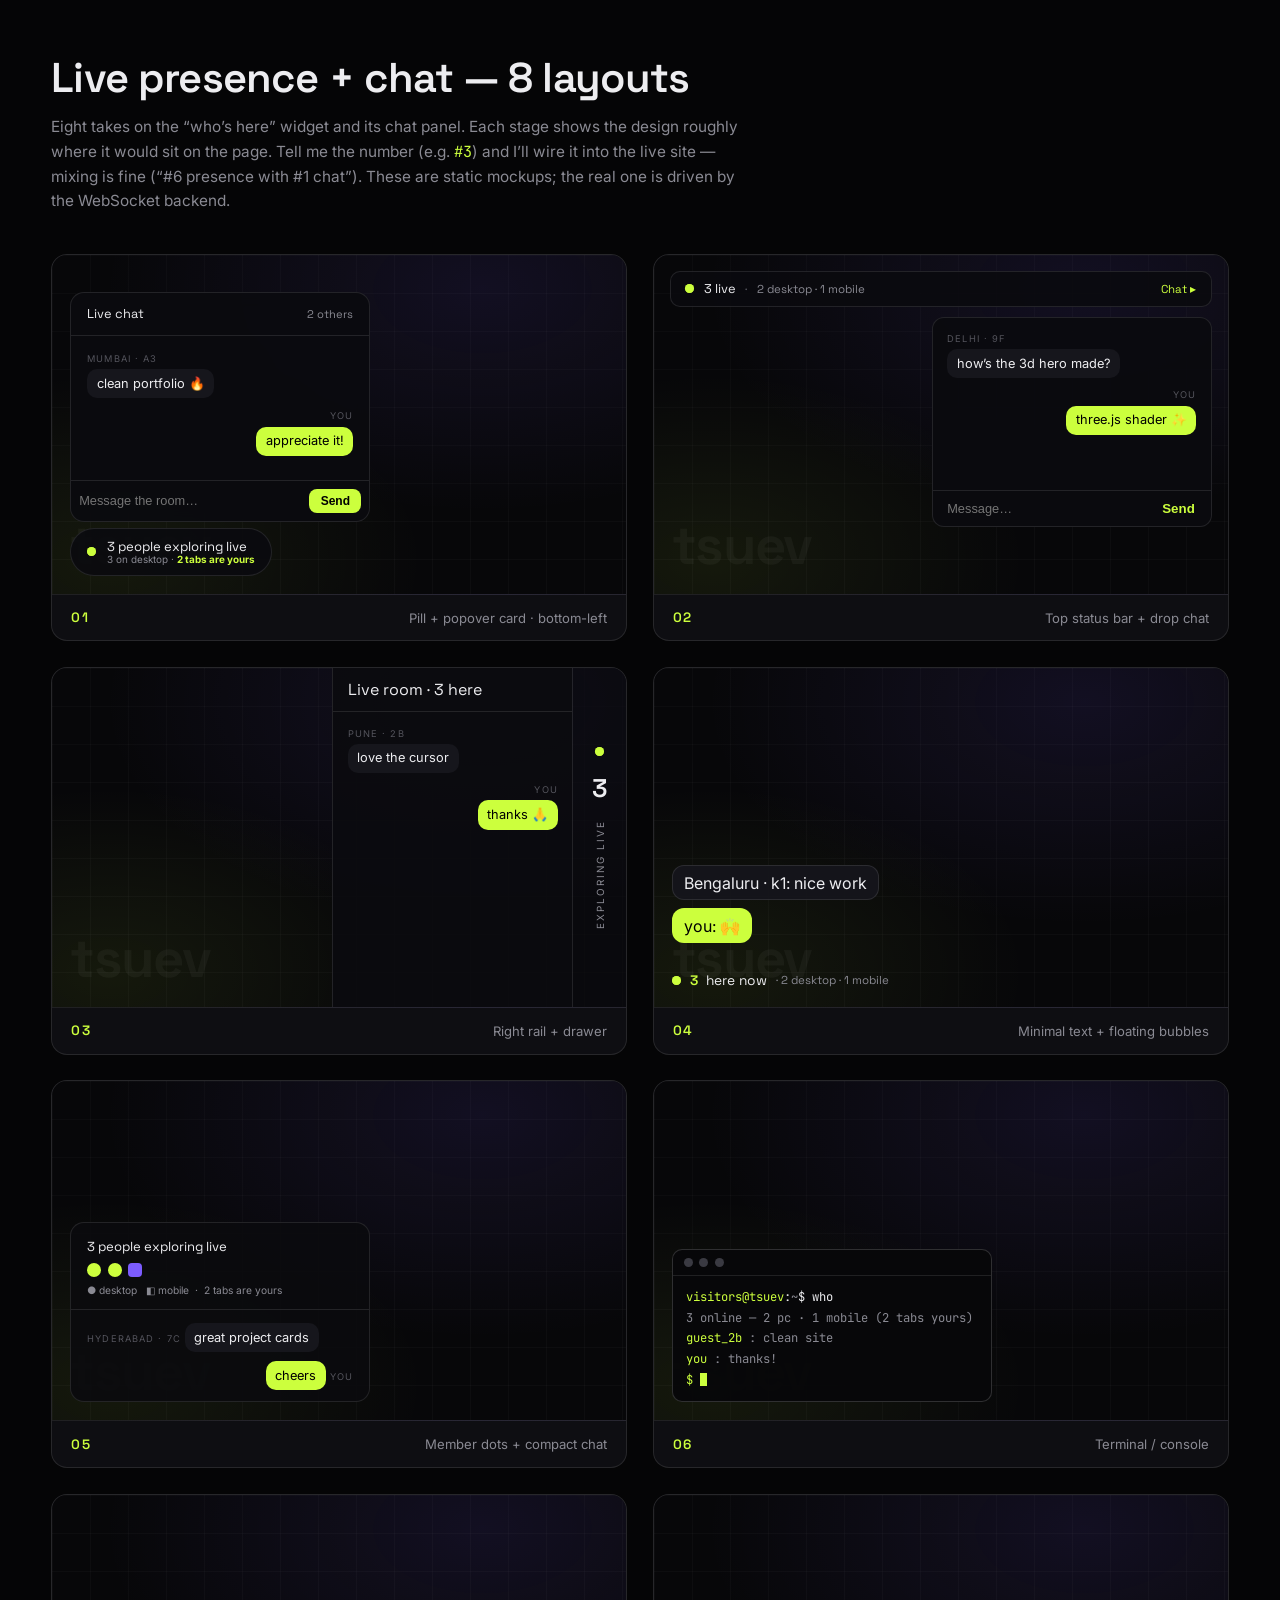
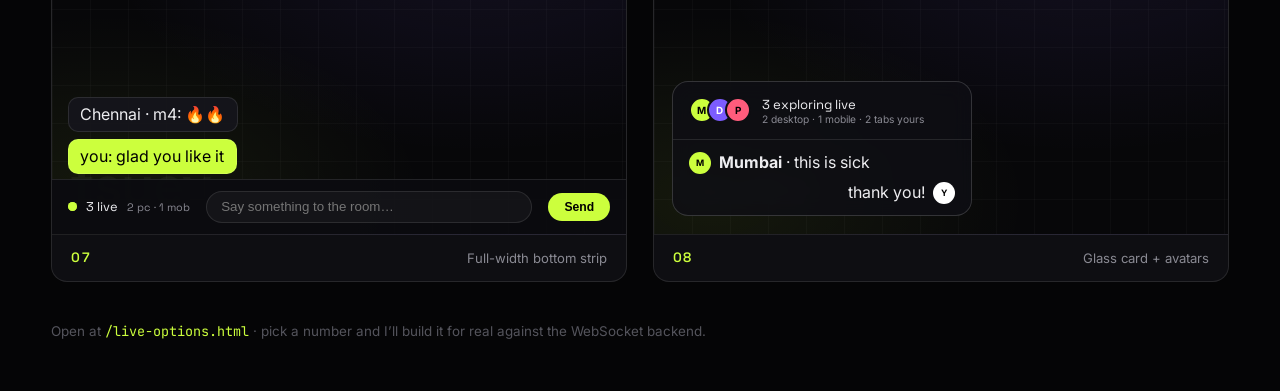
<file: out/live-options.html>
<!DOCTYPE html>
<html lang="en">

<head>
  <meta charset="UTF-8" />
  <meta name="viewport" content="width=device-width, initial-scale=1.0" />
  <title>Live Presence + Chat — Layout Options</title>
  <link rel="preconnect" href="https://fonts.googleapis.com" />
  <link rel="preconnect" href="https://fonts.gstatic.com" crossorigin />
  <link
    href="https://fonts.googleapis.com/css2?family=Space+Grotesk:wght@300;400;500;600;700&family=Inter:wght@300;400;500;600&family=JetBrains+Mono:wght@400;500;700&display=swap"
    rel="stylesheet" />
  <style>
    :root {
      --bg: #070709;
      --bg2: #0b0b0f;
      --bg3: #0e0e12;
      --surface: #16161c;
      --line: rgba(255, 255, 255, .10);
      --line2: rgba(255, 255, 255, .16);
      --text: #ededf0;
      --muted: #8a8a93;
      --faint: #54545c;
      --accent: #ccff3d;
      --violet: #7c5cff;
      --fd: 'Space Grotesk', sans-serif;
      --fb: 'Inter', sans-serif;
      --fm: 'JetBrains Mono', monospace;
    }

    * {
      margin: 0;
      padding: 0;
      box-sizing: border-box
    }

    body {
      background: #050506;
      color: var(--text);
      font-family: var(--fb);
      padding: clamp(1.25rem, 4vw, 3.5rem)
    }

    .head {
      max-width: 70ch;
      margin-bottom: 2.5rem
    }

    .head h1 {
      font-family: var(--fd);
      font-weight: 600;
      font-size: clamp(1.6rem, 4vw, 2.6rem);
      letter-spacing: -.02em
    }

    .head p {
      color: var(--muted);
      margin-top: .7rem;
      line-height: 1.6;
      font-size: .96rem
    }

    .head code {
      font-family: var(--fm);
      color: var(--accent)
    }

    .grid {
      display: grid;
      grid-template-columns: repeat(auto-fill, minmax(380px, 1fr));
      gap: 1.6rem
    }

    @media(max-width:460px) {
      .grid {
        grid-template-columns: 1fr
      }
    }

    .cell {
      border: 1px solid var(--line);
      border-radius: 16px;
      overflow: hidden;
      background: var(--bg3)
    }

    .stage {
      position: relative;
      height: 340px;
      overflow: hidden;
      background:
        radial-gradient(120% 120% at 75% 10%, rgba(124, 92, 255, .10), transparent 55%),
        radial-gradient(100% 100% at 10% 90%, rgba(204, 255, 61, .07), transparent 55%),
        var(--bg);
      border-bottom: 1px solid var(--line);
    }

    .stage::before {
      content: "";
      position: absolute;
      inset: 0;
      background-image: linear-gradient(var(--line) 1px, transparent 1px), linear-gradient(90deg, var(--line) 1px, transparent 1px);
      background-size: 38px 38px;
      opacity: .25
    }

    .ghosttext {
      position: absolute;
      left: 18px;
      bottom: 14px;
      font-family: var(--fd);
      font-weight: 700;
      font-size: 3.4rem;
      color: rgba(255, 255, 255, .04);
      letter-spacing: -.03em;
      pointer-events: none
    }

    .cap {
      display: flex;
      align-items: center;
      justify-content: space-between;
      padding: .9rem 1.2rem
    }

    .cap .n {
      font-family: var(--fd);
      font-weight: 600;
      color: var(--accent);
      font-size: .85rem;
      letter-spacing: .1em
    }

    .cap .t {
      color: var(--muted);
      font-size: .82rem;
      text-align: right
    }

    /* live dot */
    .dot {
      position: relative;
      display: inline-flex;
      width: 9px;
      height: 9px
    }

    .dot i {
      position: absolute;
      inset: 0;
      border-radius: 50%;
      background: var(--accent)
    }

    .dot i:first-child {
      animation: ping 1.6s cubic-bezier(0, 0, .2, 1) infinite;
      opacity: .7
    }

    @keyframes ping {

      75%,
      100% {
        transform: scale(2.2);
        opacity: 0
      }
    }

    .mono {
      font-family: var(--fm)
    }

    .fd {
      font-family: var(--fd)
    }

    /* ============ shared chat bits ============ */
    .msg {
      font-size: .8rem;
      line-height: 1.4
    }

    .msg .who {
      font-size: .58rem;
      text-transform: uppercase;
      letter-spacing: .12em;
      color: var(--faint)
    }

    .bub {
      display: inline-block;
      border-radius: 10px;
      padding: .35rem .6rem;
      margin-top: .15rem;
      background: var(--surface)
    }

    .bub.me {
      background: var(--accent);
      color: #000
    }

    /* =====================================================
       V1 — Pill + popover card  (bottom-left)
       ===================================================== */
    .v1-pop {
      position: absolute;
      left: 18px;
      bottom: 72px;
      width: 300px;
      height: 230px;
      display: flex;
      flex-direction: column;
      background: rgba(11, 11, 15, .95);
      border: 1px solid var(--line);
      border-radius: 14px;
      backdrop-filter: blur(8px)
    }

    .v1-pop .h {
      display: flex;
      justify-content: space-between;
      align-items: center;
      padding: .8rem 1rem;
      border-bottom: 1px solid var(--line);
      font-family: var(--fd);
      font-size: .8rem
    }

    .v1-pop .b {
      flex: 1;
      padding: .8rem 1rem;
      display: flex;
      flex-direction: column;
      gap: .5rem;
      overflow: hidden
    }

    .v1-pop .f {
      display: flex;
      gap: .5rem;
      padding: .5rem;
      border-top: 1px solid var(--line)
    }

    .v1-pop .f input {
      flex: 1;
      background: transparent;
      border: 0;
      color: var(--text);
      font-size: .8rem;
      outline: none
    }

    .v1-pop .f button {
      background: var(--accent);
      color: #000;
      border: 0;
      border-radius: 8px;
      padding: .3rem .7rem;
      font-weight: 600;
      font-size: .75rem
    }

    .v1-pill {
      position: absolute;
      left: 18px;
      bottom: 18px;
      display: flex;
      align-items: center;
      gap: .7rem;
      background: rgba(11, 11, 15, .9);
      border: 1px solid var(--line);
      border-radius: 100px;
      padding: .6rem 1rem
    }

    .v1-pill .col {
      display: flex;
      flex-direction: column;
      line-height: 1.15
    }

    .v1-pill .a {
      font-family: var(--fd);
      font-size: .82rem
    }

    .v1-pill .s {
      font-size: .62rem;
      color: var(--muted)
    }

    /* =====================================================
       V2 — Top status bar + slide-down chat
       ===================================================== */
    .v2-bar {
      position: absolute;
      top: 16px;
      left: 16px;
      right: 16px;
      display: flex;
      align-items: center;
      justify-content: space-between;
      background: rgba(11, 11, 15, .9);
      border: 1px solid var(--line);
      border-radius: 10px;
      padding: .55rem .9rem
    }

    .v2-bar .l {
      display: flex;
      align-items: center;
      gap: .6rem;
      font-family: var(--fd);
      font-size: .8rem
    }

    .v2-bar .sep {
      color: var(--faint)
    }

    .v2-bar .chip {
      font-size: .72rem;
      color: var(--muted)
    }

    .v2-bar .btn {
      font-size: .72rem;
      color: var(--accent);
      font-family: var(--fd)
    }

    .v2-chat {
      position: absolute;
      top: 62px;
      right: 16px;
      width: 280px;
      height: 210px;
      background: rgba(11, 11, 15, .96);
      border: 1px solid var(--line);
      border-radius: 12px;
      display: flex;
      flex-direction: column;
      overflow: hidden
    }

    .v2-chat .b {
      flex: 1;
      padding: .7rem .9rem;
      display: flex;
      flex-direction: column;
      gap: .45rem
    }

    .v2-chat .f {
      display: flex;
      border-top: 1px solid var(--line)
    }

    .v2-chat .f input {
      flex: 1;
      background: transparent;
      border: 0;
      color: var(--text);
      padding: .6rem .9rem;
      font-size: .8rem;
      outline: none
    }

    .v2-chat .f button {
      background: transparent;
      border: 0;
      color: var(--accent);
      font-weight: 600;
      padding: 0 1rem;
      font-size: .85
    }

    /* =====================================================
       V3 — Right vertical rail + full-height drawer
       ===================================================== */
    .v3-rail {
      position: absolute;
      right: 0;
      top: 0;
      bottom: 0;
      width: 54px;
      display: flex;
      flex-direction: column;
      align-items: center;
      justify-content: center;
      gap: 1rem;
      border-left: 1px solid var(--line);
      background: rgba(11, 11, 15, .7)
    }

    .v3-rail .cnt {
      font-family: var(--fd);
      font-size: 1.6rem;
      font-weight: 600
    }

    .v3-rail .vert {
      writing-mode: vertical-rl;
      transform: rotate(180deg);
      font-size: .62rem;
      letter-spacing: .2em;
      text-transform: uppercase;
      color: var(--muted)
    }

    .v3-draw {
      position: absolute;
      right: 54px;
      top: 0;
      bottom: 0;
      width: 240px;
      background: rgba(11, 11, 15, .96);
      border-left: 1px solid var(--line);
      display: flex;
      flex-direction: column
    }

    .v3-draw .h {
      padding: .7rem .9rem;
      border-bottom: 1px solid var(--line);
      font-family: var(--fd);
      font-size: .85
    }

    .v3-draw .b {
      flex: 1;
      padding: .7rem .9rem;
      display: flex;
      flex-direction: column;
      gap: .45rem
    }

    /* =====================================================
       V4 — Minimal text + inline floating bubbles
       ===================================================== */
    .v4-line {
      position: absolute;
      left: 18px;
      bottom: 18px;
      font-family: var(--fd);
      font-size: .86rem;
      display: flex;
      align-items: center;
      gap: .55rem
    }

    .v4-line b {
      color: var(--accent);
      font-weight: 600
    }

    .v4-line .s {
      color: var(--muted);
      font-size: .72rem
    }

    .v4-bubbles {
      position: absolute;
      left: 18px;
      bottom: 64px;
      display: flex;
      flex-direction: column;
      gap: .5rem;
      max-width: 260px
    }

    .v4-bubbles .b {
      background: rgba(22, 22, 28, .9);
      border: 1px solid var(--line);
      border-radius: 12px;
      padding: .4rem .7rem;
      font-size: .85;
      width: fit-content
    }

    .v4-bubbles .b.me {
      background: var(--accent);
      color: #000;
      align-self: flex-start;
      border-color: transparent
    }

    /* =====================================================
       V5 — Member dots + compact chat
       ===================================================== */
    .v5-card {
      position: absolute;
      left: 18px;
      bottom: 18px;
      width: 300px;
      background: rgba(11, 11, 15, .93);
      border: 1px solid var(--line);
      border-radius: 14px;
      overflow: hidden
    }

    .v5-card .top {
      padding: .8rem 1rem;
      border-bottom: 1px solid var(--line)
    }

    .v5-dots {
      display: flex;
      gap: .4rem;
      margin-top: .5rem
    }

    .v5-dots span {
      width: 14px;
      height: 14px;
      border-radius: 50%;
      background: var(--accent)
    }

    .v5-dots span.m {
      border-radius: 4px;
      background: var(--violet)
    }

    .v5-card .lab {
      font-family: var(--fd);
      font-size: .82rem
    }

    .v5-card .b {
      padding: .7rem 1rem;
      display: flex;
      flex-direction: column;
      gap: .4rem;
      font-size: .85
    }

    /* =====================================================
       V6 — Terminal / console
       ===================================================== */
    .v6 {
      position: absolute;
      left: 18px;
      bottom: 18px;
      width: 320px;
      background: rgba(8, 8, 10, .96);
      border: 1px solid var(--line2);
      border-radius: 10px;
      font-family: var(--fm);
      overflow: hidden
    }

    .v6 .bar {
      display: flex;
      gap: .4rem;
      padding: .5rem .7rem;
      border-bottom: 1px solid var(--line)
    }

    .v6 .bar i {
      width: 9px;
      height: 9px;
      border-radius: 50%;
      background: #3a3a42
    }

    .v6 .body {
      padding: .7rem .8rem;
      font-size: .76rem;
      line-height: 1.7
    }

    .v6 .g {
      color: var(--accent)
    }

    .v6 .c {
      color: var(--muted)
    }

    .v6 .cur {
      display: inline-block;
      width: 7px;
      height: 1em;
      background: var(--accent);
      vertical-align: -2px;
      animation: blink 1.1s steps(1) infinite
    }

    @keyframes blink {
      50% {
        opacity: 0
      }
    }

    /* =====================================================
       V7 — Bottom full-width strip w/ inline input
       ===================================================== */
    .v7-strip {
      position: absolute;
      left: 0;
      right: 0;
      bottom: 0;
      display: flex;
      align-items: center;
      gap: 1rem;
      padding: .7rem 1rem;
      background: rgba(11, 11, 15, .95);
      border-top: 1px solid var(--line)
    }

    .v7-strip .p {
      display: flex;
      align-items: center;
      gap: .55rem;
      font-family: var(--fd);
      font-size: .8rem;
      white-space: nowrap
    }

    .v7-strip .p .s {
      color: var(--muted);
      font-size: .68rem
    }

    .v7-strip input {
      flex: 1;
      background: rgba(255, 255, 255, .04);
      border: 1px solid var(--line);
      border-radius: 100px;
      padding: .45rem .9rem;
      color: var(--text);
      font-size: .85;
      outline: none
    }

    .v7-strip button {
      background: var(--accent);
      color: #000;
      border: 0;
      border-radius: 100px;
      padding: .45rem 1rem;
      font-weight: 600;
      font-size: .76rem
    }

    .v7-pop {
      position: absolute;
      left: 1rem;
      bottom: 60px;
      width: 300px;
      display: flex;
      flex-direction: column;
      gap: .45rem
    }

    .v7-pop .b {
      background: rgba(22, 22, 28, .95);
      border: 1px solid var(--line);
      border-radius: 10px;
      padding: .4rem .7rem;
      font-size: .85;
      width: fit-content
    }

    /* =====================================================
       V8 — Glass card with avatars
       ===================================================== */
    .v8 {
      position: absolute;
      left: 18px;
      bottom: 18px;
      width: 300px;
      background: rgba(14, 14, 20, .8);
      border: 1px solid var(--line2);
      border-radius: 16px;
      backdrop-filter: blur(10px);
      overflow: hidden
    }

    .v8 .top {
      padding: .9rem 1rem;
      display: flex;
      align-items: center;
      gap: .7rem;
      border-bottom: 1px solid var(--line)
    }

    .v8 .av {
      display: flex
    }

    .v8 .av span {
      width: 26px;
      height: 26px;
      border-radius: 50%;
      display: grid;
      place-items: center;
      font-size: .62rem;
      font-weight: 700;
      color: #000;
      border: 2px solid var(--bg3);
      margin-left: -8px
    }

    .v8 .av span:first-child {
      margin-left: 0
    }

    .v8 .meta .a {
      font-family: var(--fd);
      font-size: .82rem
    }

    .v8 .meta .s {
      font-size: .64rem;
      color: var(--muted)
    }

    .v8 .b {
      padding: .7rem 1rem;
      display: flex;
      flex-direction: column;
      gap: .5rem
    }

    .v8 .row {
      display: flex;
      gap: .5rem;
      align-items: flex-start;
      font-size: .85
    }

    .v8 .row .ic {
      width: 22px;
      height: 22px;
      border-radius: 50%;
      flex: none;
      display: grid;
      place-items: center;
      font-size: .55rem;
      font-weight: 700;
      color: #000
    }

    .foot {
      margin-top: 2.5rem;
      color: var(--faint);
      font-size: .84rem
    }

    .foot code {
      font-family: var(--fm);
      color: var(--accent)
    }
  </style>
</head>

<body>
  <div class="head">
    <h1>Live presence + chat — 8 layouts</h1>
    <p>Eight takes on the “who’s here” widget and its chat panel. Each stage shows the design roughly where it
      would sit on the page. Tell me the number (e.g. <code>#3</code>) and I’ll wire it into the live site — mixing is
      fine (“#6 presence with #1 chat”). These are static mockups; the real one is driven by the WebSocket backend.</p>
  </div>

  <div class="grid">

    <!-- V1 -->
    <div class="cell">
      <div class="stage">
        <div class="ghosttext">tsuev</div>
        <div class="v1-pop">
          <div class="h"><span>Live chat</span><span style="color:var(--muted);font-size:.7rem">2 others</span></div>
          <div class="b">
            <div class="msg"><span class="who">Mumbai · a3</span><br><span class="bub">clean portfolio 🔥</span></div>
            <div class="msg" style="text-align:right"><span class="who">you</span><br><span class="bub me">appreciate
                it!</span></div>
          </div>
          <div class="f"><input placeholder="Message the room…"><button>Send</button></div>
        </div>
        <div class="v1-pill">
          <span class="dot"><i></i><i></i></span>
          <span class="col"><span class="a">3 people exploring live</span><span class="s">3 on desktop · <b
                style="color:var(--accent)">2 tabs are yours</b></span></span>
        </div>
      </div>
      <div class="cap"><span class="n">01</span><span class="t">Pill + popover card · bottom-left</span></div>
    </div>

    <!-- V2 -->
    <div class="cell">
      <div class="stage">
        <div class="ghosttext">tsuev</div>
        <div class="v2-bar">
          <span class="l"><span class="dot"><i></i><i></i></span> 3 live <span class="sep">·</span> <span class="chip">2
              desktop · 1 mobile</span></span>
          <span class="btn">Chat ▸</span>
        </div>
        <div class="v2-chat">
          <div class="b">
            <div class="msg"><span class="who">Delhi · 9f</span><br><span class="bub">how’s the 3d hero made?</span>
            </div>
            <div class="msg" style="text-align:right"><span class="who">you</span><br><span class="bub me">three.js
                shader ✨</span></div>
          </div>
          <div class="f"><input placeholder="Message…"><button>Send</button></div>
        </div>
      </div>
      <div class="cap"><span class="n">02</span><span class="t">Top status bar + drop chat</span></div>
    </div>

    <!-- V3 -->
    <div class="cell">
      <div class="stage">
        <div class="ghosttext">tsuev</div>
        <div class="v3-draw">
          <div class="h">Live room · 3 here</div>
          <div class="b">
            <div class="msg"><span class="who">Pune · 2b</span><br><span class="bub">love the cursor</span></div>
            <div class="msg" style="text-align:right"><span class="who">you</span><br><span class="bub me">thanks
                🙏</span></div>
          </div>
        </div>
        <div class="v3-rail">
          <span class="dot"><i></i><i></i></span>
          <span class="cnt">3</span>
          <span class="vert">exploring live</span>
        </div>
      </div>
      <div class="cap"><span class="n">03</span><span class="t">Right rail + drawer</span></div>
    </div>

    <!-- V4 -->
    <div class="cell">
      <div class="stage">
        <div class="ghosttext">tsuev</div>
        <div class="v4-bubbles">
          <div class="b">Bengaluru · k1: nice work</div>
          <div class="b me">you: 🙌</div>
        </div>
        <div class="v4-line"><span class="dot"><i></i><i></i></span> <b>3</b> here now <span class="s">· 2 desktop · 1
            mobile</span></div>
      </div>
      <div class="cap"><span class="n">04</span><span class="t">Minimal text + floating bubbles</span></div>
    </div>

    <!-- V5 -->
    <div class="cell">
      <div class="stage">
        <div class="ghosttext">tsuev</div>
        <div class="v5-card">
          <div class="top">
            <span class="lab">3 people exploring live</span>
            <div class="v5-dots"><span></span><span></span><span class="m"></span></div>
            <div style="font-size:.64rem;color:var(--muted);margin-top:.4rem">● desktop &nbsp; ◧ mobile &nbsp;·&nbsp; 2
              tabs are yours</div>
          </div>
          <div class="b">
            <div class="msg"><span class="who">Hyderabad · 7c</span> <span class="bub">great project cards</span></div>
            <div class="msg" style="text-align:right"><span class="bub me">cheers</span> <span class="who">you</span>
            </div>
          </div>
        </div>
      </div>
      <div class="cap"><span class="n">05</span><span class="t">Member dots + compact chat</span></div>
    </div>

    <!-- V6 -->
    <div class="cell">
      <div class="stage">
        <div class="ghosttext">tsuev</div>
        <div class="v6">
          <div class="bar"><i></i><i></i><i></i></div>
          <div class="body">
            <div><span class="g">visitors@tsuev</span>:<span class="c">~</span>$ who</div>
            <div class="c">3 online — 2 pc · 1 mobile (2 tabs yours)</div>
            <div><span class="g">guest_2b</span> <span class="c">: clean site</span></div>
            <div><span class="g">you</span> <span class="c">: thanks!</span></div>
            <div><span class="g">$</span> <span class="cur"></span></div>
          </div>
        </div>
      </div>
      <div class="cap"><span class="n">06</span><span class="t">Terminal / console</span></div>
    </div>

    <!-- V7 -->
    <div class="cell">
      <div class="stage">
        <div class="ghosttext">tsuev</div>
        <div class="v7-pop">
          <div class="b">Chennai · m4: 🔥🔥</div>
          <div class="b" style="background:var(--accent);color:#000">you: glad you like it</div>
        </div>
        <div class="v7-strip">
          <span class="p"><span class="dot"><i></i><i></i></span> 3 live <span class="s">2 pc · 1 mob</span></span>
          <input placeholder="Say something to the room…">
          <button>Send</button>
        </div>
      </div>
      <div class="cap"><span class="n">07</span><span class="t">Full-width bottom strip</span></div>
    </div>

    <!-- V8 -->
    <div class="cell">
      <div class="stage">
        <div class="ghosttext">tsuev</div>
        <div class="v8">
          <div class="top">
            <div class="av">
              <span style="background:var(--accent)">M</span>
              <span style="background:var(--violet);color:#fff">D</span>
              <span style="background:#ff5c7c">P</span>
            </div>
            <div class="meta">
              <div class="a">3 exploring live</div>
              <div class="s">2 desktop · 1 mobile · 2 tabs yours</div>
            </div>
          </div>
          <div class="b">
            <div class="row"><span class="ic" style="background:var(--accent)">M</span><span><b
                  style="color:var(--text)">Mumbai</b> · this is sick</span></div>
            <div class="row" style="flex-direction:row-reverse;text-align:right"><span class="ic"
                style="background:#fff">Y</span><span>thank you!</span></div>
          </div>
        </div>
      </div>
      <div class="cap"><span class="n">08</span><span class="t">Glass card + avatars</span></div>
    </div>

  </div>

  <p class="foot">Open at <code>/live-options.html</code> · pick a number and I’ll build it for real against the
    WebSocket backend.</p>
</body>

</html>
</file>
